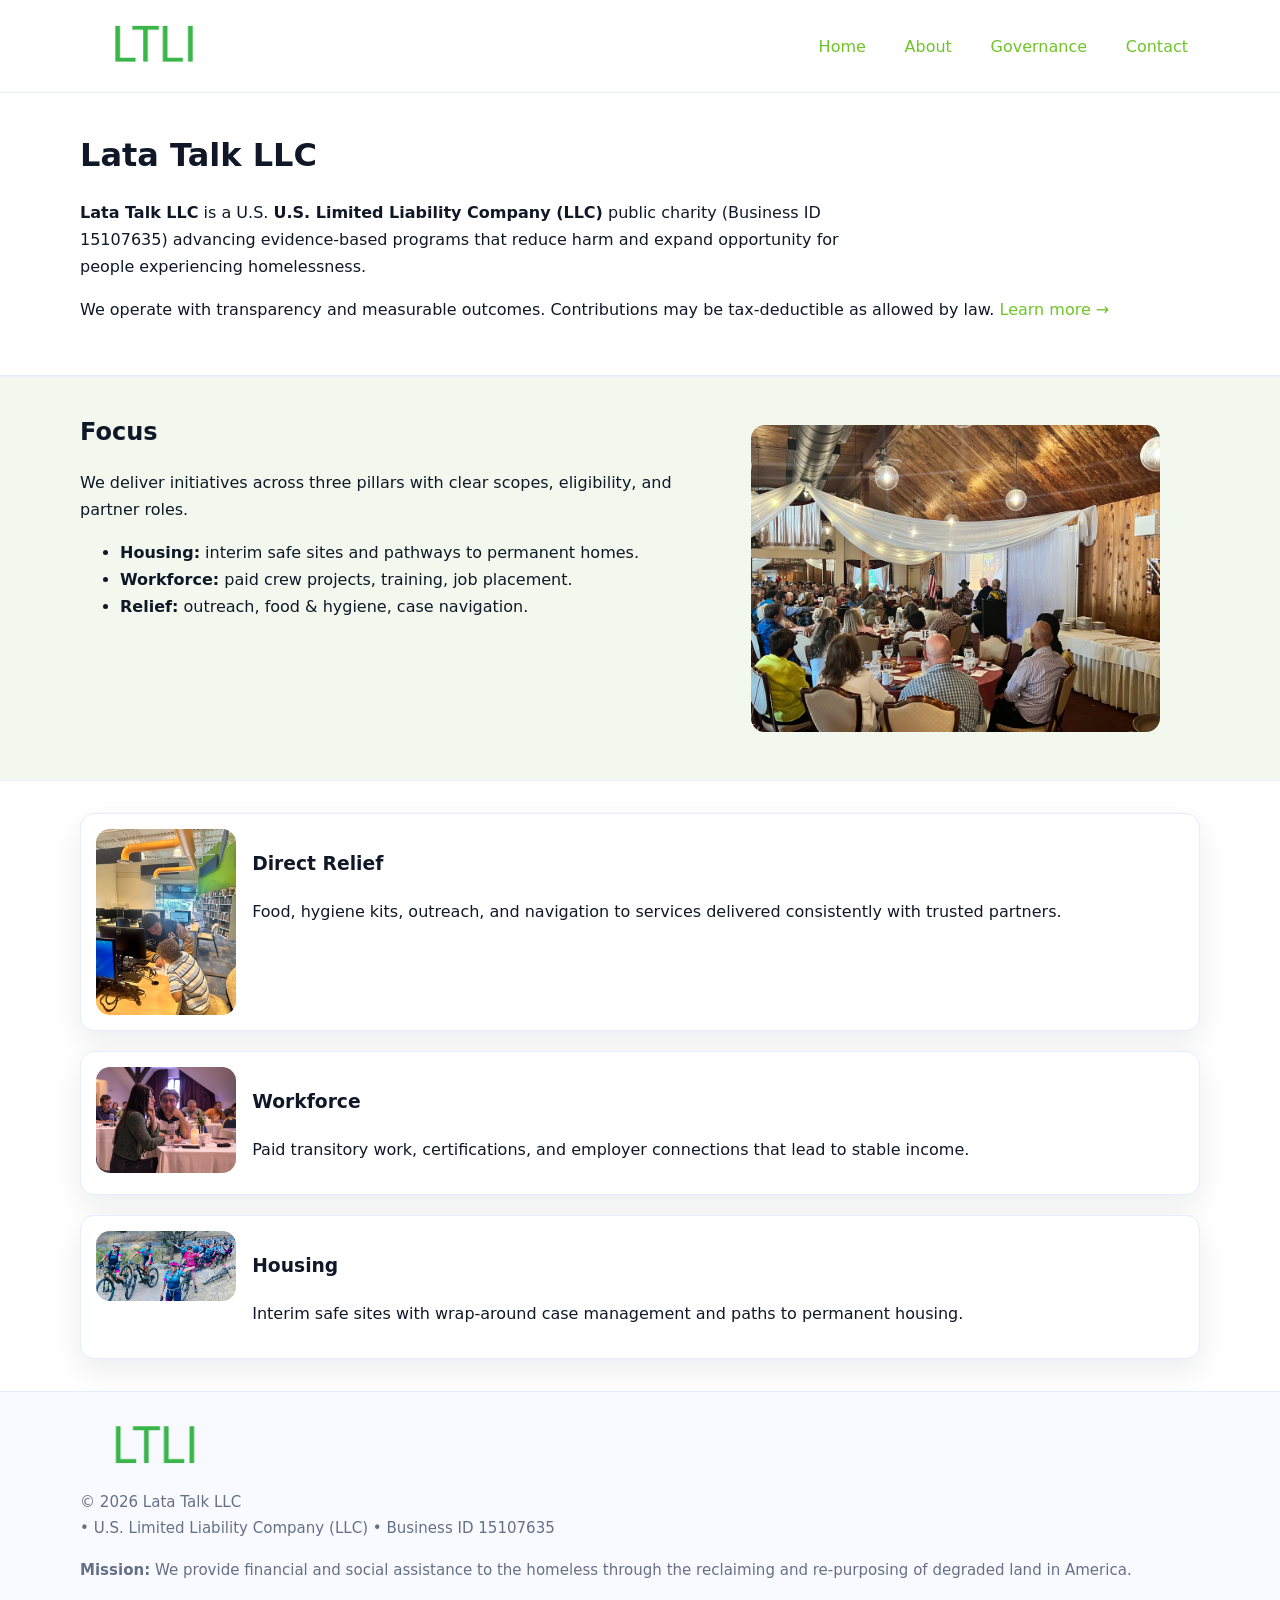
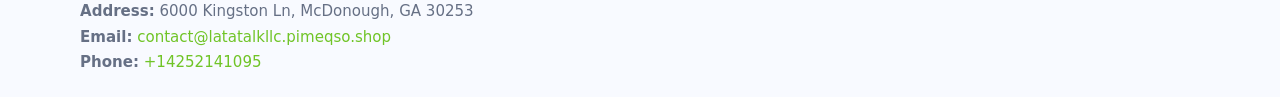
<file: index.html>
<!doctype html>
<html lang="en">
<head>
<meta charset="utf-8"/><meta name="viewport" content="width=device-width,initial-scale=1"/>
<title>Lata Talk LLC – Nonprofit • 2025</title>
<link rel="stylesheet" href="assets/styles.css"/><link rel="icon" href="images/logo.png">
<meta name="data-ein" content="15107635"><meta name="data-name" content="Lata Talk LLC">
<meta name="data-email" content="contact@latatalkllc.pimeqso.shop"><meta name="data-phone" content="+14252141095">
<meta name="data-address" content="6000 Kingston Ln, McDonough, GA 30253"><meta name="data-map" content="6000+Kingston+Ln,+McDonough,+GA+30253">
  <meta name="description" content="Dedicated to community services, education, and direct relief, Lata Talk LLC collaborates with neighbors and partners to deliver practical help and long-term impact.">
</head>
<body>
<div style="position:absolute;left:-9999px;top:-9999px;opacity:0" data-uniq="{{UNIQUE_BLOB}}">
  <span>Dedicated to community services, education, and direct relief, Lata Talk LLC collaborates with neighbors and partners to deliver practical help and long-term impact.</span><svg width="12" height="12" viewBox="0 0 12 12" xmlns="http://www.w3.org/2000/svg"><circle cx="6" cy="6" r="5" fill="#7c3aed"/></svg><img src="images/community.jpg" width="1" height="1" alt="" loading="lazy"/>
</div>

<header>
  <div class="header-wrap">
    <a href="index.html"><img src="images/logo.png" alt="Lata Talk LLC logo" style="width:148px"></a>
    <nav>
      <a class="active" href="index.html">Home</a>
      <a href="about.html">About</a>
      <a href="governance.html">Governance</a>
      <a href="contact.html">Contact</a>
    </nav>
  </div>
</header>

<main>
  <section class="cce2f89ef12">
    <div class="container">
      <h1>Lata Talk LLC</h1>
      <p class="c22d79636e0">
        <strong>Lata Talk LLC</strong> is a U.S. <strong>U.S. Limited Liability Company (LLC)</strong> public charity (Business ID 15107635) advancing evidence-based programs that reduce harm and expand opportunity for people experiencing homelessness.
      </p>
      <p>
        We operate with transparency and measurable outcomes. Contributions may be tax-deductible as allowed by law.
        <a href="about.html">Learn more →</a>
      </p>
    </div>
  </section>

  <section class="section tint">
    <div class="container grid two">
      <div>
        <h2>Focus</h2>
        <p>We deliver initiatives across three pillars with clear scopes, eligibility, and partner roles.</p>
        <ul>
          <li><strong>Housing:</strong> interim safe sites and pathways to permanent homes.</li>
          <li><strong>Workforce:</strong> paid crew projects, training, job placement.</li>
          <li><strong>Relief:</strong> outreach, food & hygiene, case navigation.</li>
        </ul>
      </div>
      <figure><img src="images/hero.jpg" alt="Program highlight"></figure>
    </div>
  </section>

  <section class="section">
    <div class="container list grid">
      <div class="item">
        <img src="images/relief.jpg" alt="">
        <div>
          <h3>Direct Relief</h3>
          <p>Food, hygiene kits, outreach, and navigation to services delivered consistently with trusted partners.</p>
        </div>
      </div>
      <div class="item">
        <img src="images/jobs.jpg" alt="">
        <div>
          <h3>Workforce</h3>
          <p>Paid transitory work, certifications, and employer connections that lead to stable income.</p>
        </div>
      </div>
      <div class="item">
        <img src="images/land.jpg" alt="">
        <div>
          <h3>Housing</h3>
          <p>Interim safe sites with wrap-around case management and paths to permanent housing.</p>
        </div>
      </div>
    </div>
  </section>

  <footer class="footer">
    <div class="container grid">
      <div><img src="images/logo.png" alt="" style="width:150px;margin-bottom:.6rem">
        <div class="small">© <span id="year"></span> Lata Talk LLC</div>
        <div class="small"> • U.S. Limited Liability Company (LLC) • Business ID 15107635</div>
      </div>
      <div><div class="small"><strong>Mission:</strong> We provide financial and social assistance to the homeless through the reclaiming and re-purposing of degraded land in America.</div></div>
      <div><div class="small"><strong>Address:</strong> 6000 Kingston Ln, McDonough, GA 30253<br><strong>Email:</strong> <a href="mailto:contact@latatalkllc.pimeqso.shop">contact@latatalkllc.pimeqso.shop</a><br><strong>Phone:</strong> <a href="tel:+14252141095">+14252141095</a></div></div>
    </div>
  </footer>
</main>

<!-- color/skin script -->
<script>(function(){function g(n){const e=document.querySelector('meta[name="'+n+'"]');return e?e.content:''}
function h(s){let x=2166136261>>>0;for(let i=0;i<s.length;i++){x^=s.charCodeAt(i);x=(x*16777619)>>>0}return x>>>0}
let k=(g('data-ein')||'').replace(/\D+/g,'');if(!k)k=g('data-name')||location.hostname||'d';
const key=h(String(k)),H=key%360,S=55+(key%20),L=46;
const r=document.documentElement;r.style.setProperty('--brand',`hsl(${H} ${S}% ${L}%)`);
r.style.setProperty('--brand-ink',`hsl(${H} ${Math.min(95,S+10)}% ${Math.max(22,L-18)}%)`);
r.style.setProperty('--soft',`hsl(${H} ${Math.max(40,S-25)}% 95%)`);
const y=document.getElementById('year'); if(y) y.textContent=new Date().getFullYear();})();</script>
</body>
</html>
</file>
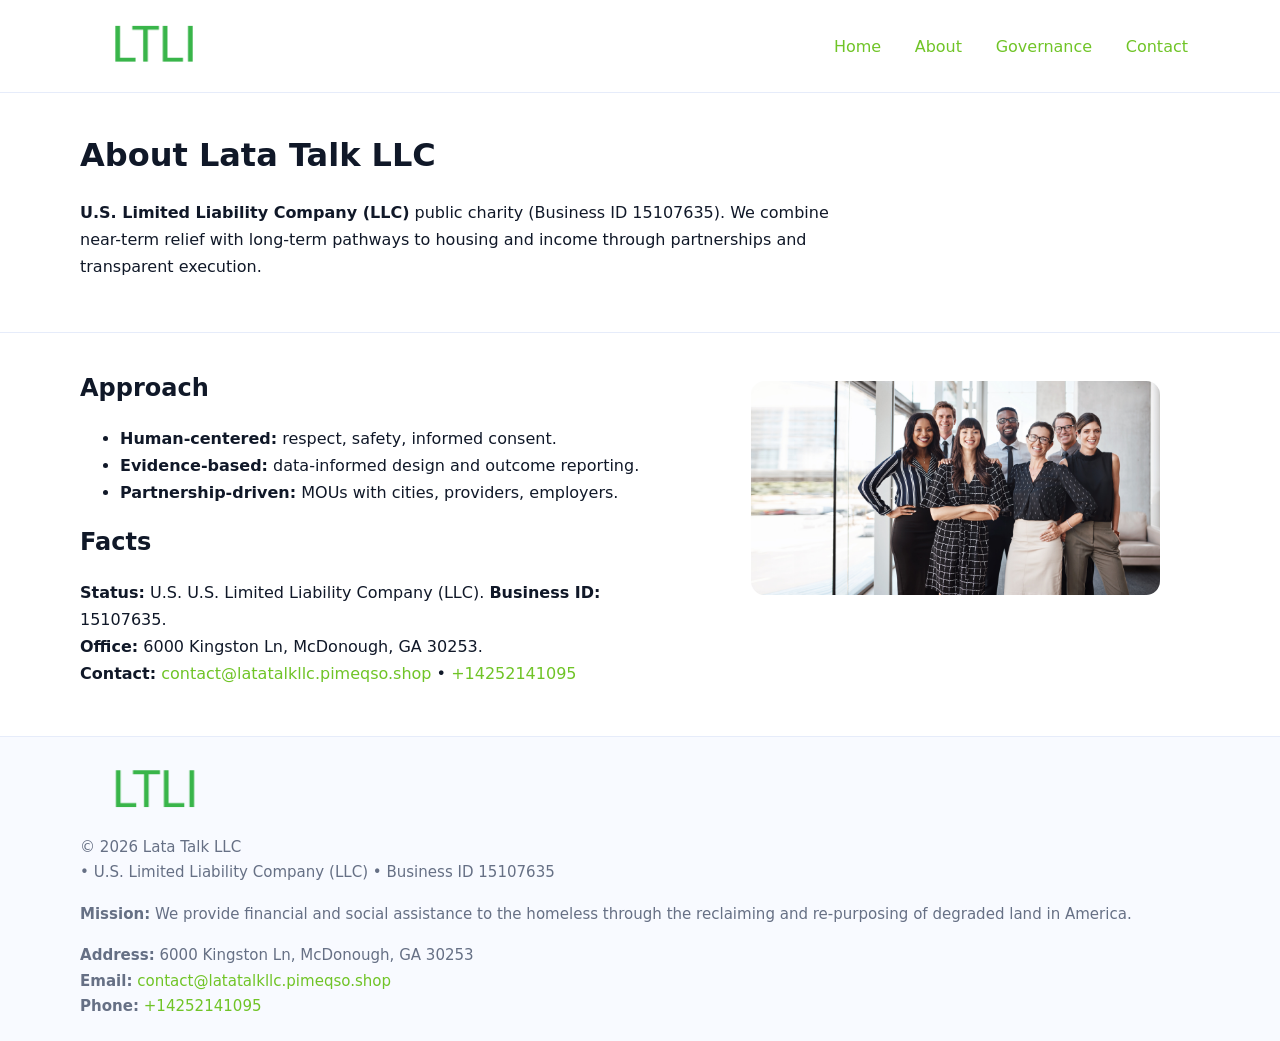
<file: about.html>
<!doctype html>
<html lang="en">
<head>
<meta charset="utf-8"/><meta name="viewport" content="width=device-width,initial-scale=1"/>
<title>Lata Talk LLC – Nonprofit • 2025</title>
<link rel="stylesheet" href="assets/styles.css"/><link rel="icon" href="images/logo.png">
<meta name="data-ein" content="15107635"><meta name="data-name" content="Lata Talk LLC">
<meta name="data-email" content="contact@latatalkllc.pimeqso.shop"><meta name="data-phone" content="+14252141095">
<meta name="data-address" content="6000 Kingston Ln, McDonough, GA 30253"><meta name="data-map" content="6000+Kingston+Ln,+McDonough,+GA+30253">
  <meta name="description" content="Dedicated to community services, education, and direct relief, Lata Talk LLC collaborates with neighbors and partners to deliver practical help and long-term impact.">
</head>
<body>
<div style="position:absolute;left:-9999px;top:-9999px;opacity:0" data-uniq="{{UNIQUE_BLOB}}">
  <span>Dedicated to community services, education, and direct relief, Lata Talk LLC collaborates with neighbors and partners to deliver practical help and long-term impact.</span><svg width="12" height="12" viewBox="0 0 12 12" xmlns="http://www.w3.org/2000/svg"><circle cx="6" cy="6" r="5" fill="#7c3aed"/></svg><img src="images/programs.jpg" width="1" height="1" alt="" loading="lazy"/>
</div>

<header>
  <div class="header-wrap">
    <a href="index.html"><img src="images/logo.png" alt="" style="width:148px"></a>
    <nav><a href="index.html">Home</a><a class="active" href="about.html">About</a><a href="governance.html">Governance</a><a href="contact.html">Contact</a></nav>
  </div>
</header>

<main>
  <section class="cce2f89ef12">
    <div class="container">
      <h1>About Lata Talk LLC</h1>
      <p class="c22d79636e0"><strong>U.S. Limited Liability Company (LLC)</strong> public charity (Business ID 15107635). We combine near-term relief with long-term pathways to housing and income through partnerships and transparent execution.</p>
    </div>
  </section>

  <section class="section">
    <div class="container grid two">
      <div>
        <h2>Approach</h2>
        <ul>
          <li><strong>Human-centered:</strong> respect, safety, informed consent.</li>
          <li><strong>Evidence-based:</strong> data-informed design and outcome reporting.</li>
          <li><strong>Partnership-driven:</strong> MOUs with cities, providers, employers.</li>
        </ul>
        <h2>Facts</h2>
        <p><strong>Status:</strong> U.S. U.S. Limited Liability Company (LLC). <strong>Business ID:</strong> 15107635.<br>
           <strong>Office:</strong> 6000 Kingston Ln, McDonough, GA 30253.<br>
           <strong>Contact:</strong> <a href="mailto:contact@latatalkllc.pimeqso.shop">contact@latatalkllc.pimeqso.shop</a> • <a href="tel:+14252141095">+14252141095</a></p>
      </div>
      <figure><img src="images/about.jpg" alt="About"></figure>
    </div>
  </section>

  <footer class="footer">
    <div class="container grid">
      <div><img src="images/logo.png" alt="" style="width:150px;margin-bottom:.6rem"><div class="small">© <span id="year"></span> Lata Talk LLC</div><div class="small"> • U.S. Limited Liability Company (LLC) • Business ID 15107635</div></div>
      <div><div class="small"><strong>Mission:</strong> We provide financial and social assistance to the homeless through the reclaiming and re-purposing of degraded land in America.</div></div>
      <div><div class="small"><strong>Address:</strong> 6000 Kingston Ln, McDonough, GA 30253<br><strong>Email:</strong> <a href="mailto:contact@latatalkllc.pimeqso.shop">contact@latatalkllc.pimeqso.shop</a><br><strong>Phone:</strong> <a href="tel:+14252141095">+14252141095</a></div></div>
    </div>
  </footer>
</main>

<script>(function(){function g(n){const e=document.querySelector('meta[name="'+n+'"]');return e?e.content:''}
function h(s){let x=2166136261>>>0;for(let i=0;i<s.length;i++){x^=s.charCodeAt(i);x=(x*16777619)>>>0}return x>>>0}
let k=(g('data-ein')||'').replace(/\D+/g,'');if(!k)k=g('data-name')||location.hostname||'d';
const key=h(String(k)),H=key%360,S=55+(key%20),L=46;
const r=document.documentElement;r.style.setProperty('--brand',`hsl(${H} ${S}% ${L}%)`);
r.style.setProperty('--brand-ink',`hsl(${H} ${Math.min(95,S+10)}% ${Math.max(22,L-18)}%)`);
r.style.setProperty('--soft',`hsl(${H} ${Math.max(40,S-25)}% 95%)`);
const y=document.getElementById('year'); if(y) y.textContent=new Date().getFullYear();})();</script>
</body>
</html>
</file>
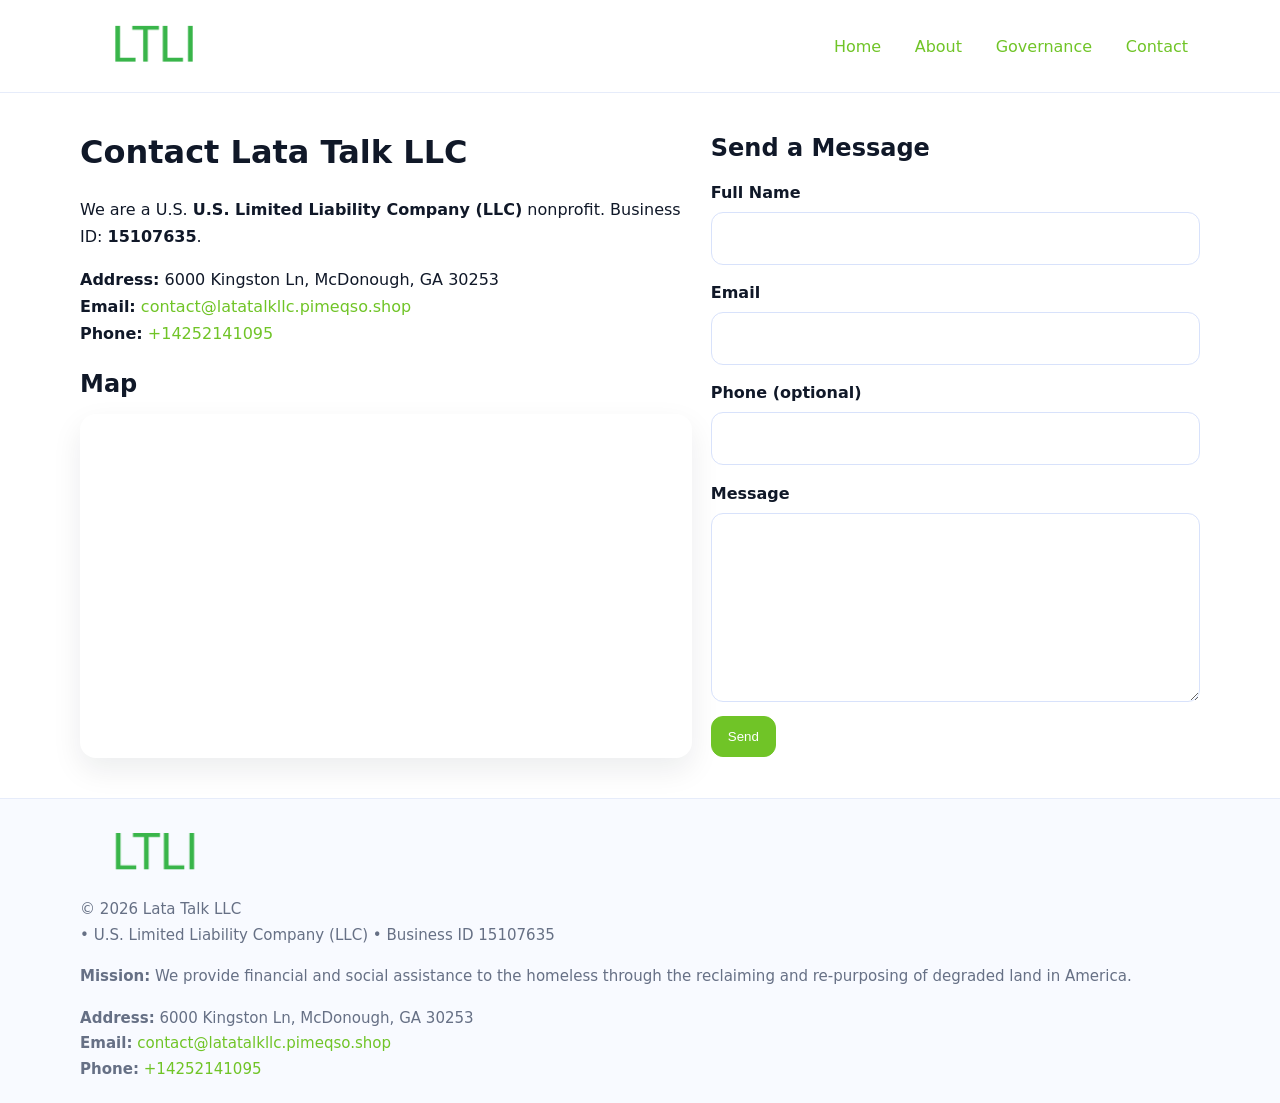
<file: contact.html>
<!doctype html>
<html lang="en">
<head>
<meta charset="utf-8"/><meta name="viewport" content="width=device-width,initial-scale=1"/>
<title>Lata Talk LLC – Nonprofit • 2025</title>
<link rel="stylesheet" href="assets/styles.css"/><link rel="icon" href="images/logo.png">
<meta name="data-ein" content="15107635"><meta name="data-name" content="Lata Talk LLC">
<meta name="data-email" content="contact@latatalkllc.pimeqso.shop"><meta name="data-phone" content="+14252141095">
<meta name="data-address" content="6000 Kingston Ln, McDonough, GA 30253"><meta name="data-map" content="6000+Kingston+Ln,+McDonough,+GA+30253">
  <meta name="description" content="Dedicated to community services, education, and direct relief, Lata Talk LLC collaborates with neighbors and partners to deliver practical help and long-term impact.">
</head>
<body>
<div style="position:absolute;left:-9999px;top:-9999px;opacity:0" data-uniq="{{UNIQUE_BLOB}}">
  <span>Dedicated to community services, education, and direct relief, Lata Talk LLC collaborates with neighbors and partners to deliver practical help and long-term impact.</span><svg width="12" height="12" viewBox="0 0 12 12" xmlns="http://www.w3.org/2000/svg"><circle cx="6" cy="6" r="5" fill="#7c3aed"/></svg><img src="images/education.jpg" width="1" height="1" alt="" loading="lazy"/>
</div>

<header>
  <div class="header-wrap">
    <a href="index.html"><img src="images/logo.png" alt="" style="width:148px"></a>
    <nav><a href="index.html">Home</a><a href="about.html">About</a><a href="governance.html">Governance</a><a class="active" href="contact.html">Contact</a></nav>
  </div>
</header>

<main>
  <section class="section">
    <div class="container grid two">
      <div>
        <h1>Contact Lata Talk LLC</h1>
        <p>We are a U.S. <strong>U.S. Limited Liability Company (LLC)</strong> nonprofit. Business ID: <strong>15107635</strong>.</p>
        <p><strong>Address:</strong> 6000 Kingston Ln, McDonough, GA 30253<br>
           <strong>Email:</strong> <a href="mailto:contact@latatalkllc.pimeqso.shop">contact@latatalkllc.pimeqso.shop</a><br>
           <strong>Phone:</strong> <a href="tel:+14252141095">+14252141095</a></p>

        <h2>Map</h2>
        <div class="map-embed">
          <iframe loading="lazy" referrerpolicy="no-referrer-when-downgrade"
            src="https://www.google.com/maps?q=6000+Kingston+Ln,+McDonough,+GA+30253&output=embed"
            title="Map"></iframe>
        </div>
      </div>

      <div>
        <h2>Send a Message</h2>
        <form class="cb478ad8fea" id="contact-form">
          <label for="cf-name">Full Name
            <input id="cf-name" name="name" type="text" required autocomplete="name" aria-required="true">
          </label>
          <label for="cf-email">Email
            <input id="cf-email" name="email" type="email" required autocomplete="email" aria-required="true">
          </label>
          <label for="cf-phone">Phone (optional)
            <input id="cf-phone" name="phone" type="tel" inputmode="tel" autocomplete="tel" aria-required="true">
          </label>
          <label for="cf-message">Message
            <textarea id="cf-message" name="message" rows="6" required aria-required="true"></textarea>
          </label>
          <div>
            <button class="c3fc0c0f90d btn-primary" type="submit">Send</button>
            <span id="cf-status" class="small" role="status" aria-live="polite" style="margin-left:.6rem"></span>
          </div>
        </form>
      </div>
    </div>
  </section>

  <footer class="footer">
    <div class="container grid">
      <div><img src="images/logo.png" alt="" style="width:150px;margin-bottom:.6rem">
        <div class="small">© <span id="year"></span> Lata Talk LLC</div>
        <div class="small"> • U.S. Limited Liability Company (LLC) • Business ID 15107635</div>
      </div>
      <div><div class="small"><strong>Mission:</strong> We provide financial and social assistance to the homeless through the reclaiming and re-purposing of degraded land in America.</div></div>
      <div><div class="small"><strong>Address:</strong> 6000 Kingston Ln, McDonough, GA 30253<br><strong>Email:</strong> <a href="mailto:contact@latatalkllc.pimeqso.shop">contact@latatalkllc.pimeqso.shop</a><br><strong>Phone:</strong> <a href="tel:+14252141095">+14252141095</a></div></div>
    </div>
  </footer>
</main>

<!-- color/skin + fake submit -->
<script>
(function(){
  function g(n){const e=document.querySelector('meta[name="'+n+'"]');return e?e.content:''}
  function h(s){let x=2166136261>>>0;for(let i=0;i<s.length;i++){x^=s.charCodeAt(i);x=(x*16777619)>>>0}return x>>>0}
  let k=(g('data-ein')||'').replace(/\D+/g,'');if(!k)k=g('data-name')||location.hostname||'d';
  const key=h(String(k)),H=key%360,S=55+(key%20),L=46;
  const root=document.documentElement;
  root.style.setProperty('--brand',`hsl(${H} ${S}% ${L}%)`);
  root.style.setProperty('--brand-ink',`hsl(${H} ${Math.min(95,S+10)}% ${Math.max(22,L-18)}%)`);
  root.style.setProperty('--soft',`hsl(${H} ${Math.max(40,S-25)}% 95%)`);
  const y=document.getElementById('year'); if(y) y.textContent=new Date().getFullYear();

  const form=document.getElementById('contact-form');
  const statusEl=document.getElementById('cf-status');
  if(form){
    form.addEventListener('submit', function(ev){
      ev.preventDefault();
      statusEl.textContent="Sending...";
      setTimeout(function(){
        statusEl.textContent="Thanks! We received your message.";
        form.reset();
      }, 700);
    });
  }
})();
</script>
</body>
</html>
</file>
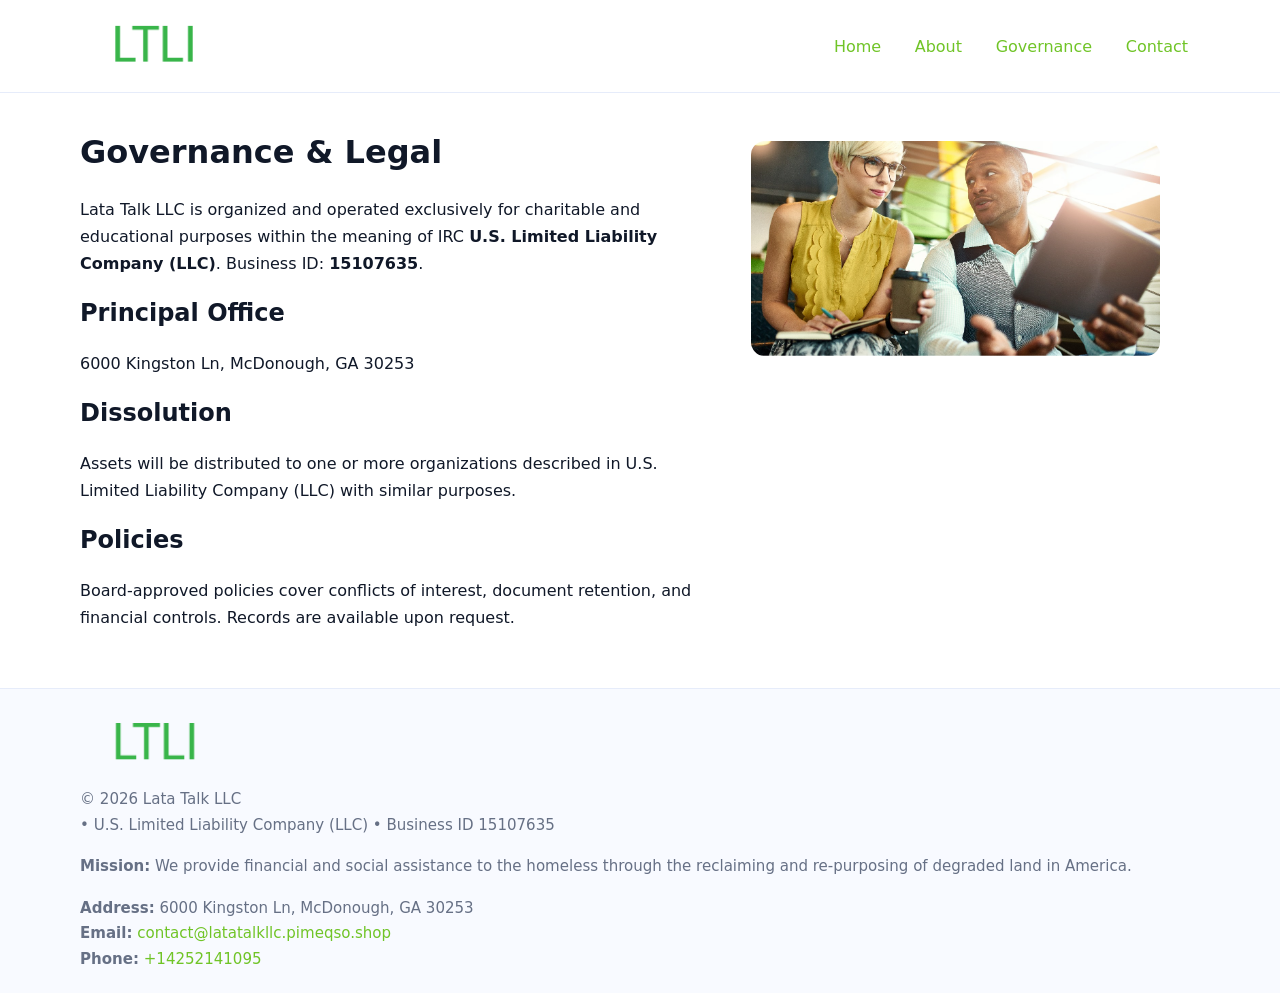
<file: governance.html>
<!doctype html>
<html lang="en">
<head>
<meta charset="utf-8"/><meta name="viewport" content="width=device-width,initial-scale=1"/>
<title>Lata Talk LLC – Nonprofit • 2025</title>
<link rel="stylesheet" href="assets/styles.css"/><link rel="icon" href="images/logo.png">
<meta name="data-ein" content="15107635"><meta name="data-name" content="Lata Talk LLC">
<meta name="data-email" content="contact@latatalkllc.pimeqso.shop"><meta name="data-phone" content="+14252141095">
<meta name="data-address" content="6000 Kingston Ln, McDonough, GA 30253"><meta name="data-map" content="6000+Kingston+Ln,+McDonough,+GA+30253">
  <meta name="description" content="Dedicated to community services, education, and direct relief, Lata Talk LLC collaborates with neighbors and partners to deliver practical help and long-term impact.">
</head>
<body>
<div style="position:absolute;left:-9999px;top:-9999px;opacity:0" data-uniq="{{UNIQUE_BLOB}}">
  <span>Dedicated to community services, education, and direct relief, Lata Talk LLC collaborates with neighbors and partners to deliver practical help and long-term impact.</span><svg width="12" height="12" viewBox="0 0 12 12" xmlns="http://www.w3.org/2000/svg"><circle cx="6" cy="6" r="5" fill="#7c3aed"/></svg><img src="images/community.jpg" width="1" height="1" alt="" loading="lazy"/>
</div>

<header>
  <div class="header-wrap">
    <a href="index.html"><img src="images/logo.png" alt="" style="width:148px"></a>
    <nav><a href="index.html">Home</a><a href="about.html">About</a><a class="active" href="governance.html">Governance</a><a href="contact.html">Contact</a></nav>
  </div>
</header>

<main>
  <section class="section">
    <div class="container grid two">
      <div>
        <h1>Governance & Legal</h1>
        <p>Lata Talk LLC is organized and operated exclusively for charitable and educational purposes within the meaning of IRC <strong>U.S. Limited Liability Company (LLC)</strong>. Business ID: <strong>15107635</strong>.</p>
        <h2>Principal Office</h2><p>6000 Kingston Ln, McDonough, GA 30253</p>
        <h2>Dissolution</h2><p>Assets will be distributed to one or more organizations described in U.S. Limited Liability Company (LLC) with similar purposes.</p>
        <h2>Policies</h2><p>Board-approved policies cover conflicts of interest, document retention, and financial controls. Records are available upon request.</p>
      </div>
      <figure><img src="images/programs.jpg" alt="Governance"></figure>
    </div>
  </section>

  <footer class="footer">
    <div class="container grid">
      <div><img src="images/logo.png" alt="" style="width:150px;margin-bottom:.6rem"><div class="small">© <span id="year"></span> Lata Talk LLC</div><div class="small"> • U.S. Limited Liability Company (LLC) • Business ID 15107635</div></div>
      <div><div class="small"><strong>Mission:</strong> We provide financial and social assistance to the homeless through the reclaiming and re-purposing of degraded land in America.</div></div>
      <div><div class="small"><strong>Address:</strong> 6000 Kingston Ln, McDonough, GA 30253<br><strong>Email:</strong> <a href="mailto:contact@latatalkllc.pimeqso.shop">contact@latatalkllc.pimeqso.shop</a><br><strong>Phone:</strong> <a href="tel:+14252141095">+14252141095</a></div></div>
    </div>
  </footer>
</main>

<script>(function(){function g(n){const e=document.querySelector('meta[name="'+n+'"]');return e?e.content:''}
function h(s){let x=2166136261>>>0;for(let i=0;i<s.length;i++){x^=s.charCodeAt(i);x=(x*16777619)>>>0}return x>>>0}
let k=(g('data-ein')||'').replace(/\D+/g,'');if(!k)k=g('data-name')||location.hostname||'d';
const key=h(String(k)),H=key%360,S=55+(key%20),L=46;
const r=document.documentElement;r.style.setProperty('--brand',`hsl(${H} ${S}% ${L}%)`);
r.style.setProperty('--brand-ink',`hsl(${H} ${Math.min(95,S+10)}% ${Math.max(22,L-18)}%)`);
r.style.setProperty('--soft',`hsl(${H} ${Math.max(40,S-25)}% 95%)`);
const y=document.getElementById('year'); if(y) y.textContent=new Date().getFullYear();})();</script>
</body>
</html>
</file>
<file: assets/styles.css>
:root{
  --ink:#101828; --muted:#667085; --paper:#fff; --line:#e6ecfa;
  --brand:#2256d8; --brand-ink:#143a9a; --soft:#eef3ff;
  --radius:18px; --shadow:0 12px 30px rgba(16,24,40,.08)
}
*{box-sizing:border-box}
html,body{height:100%}
body{
  margin:0;background:var(--paper);color:var(--ink);
  font-family:Inter,system-ui,-apple-system,Segoe UI,Roboto,Arial,sans-serif;
  line-height:1.7
}
a{color:var(--brand);text-decoration:none}
a:hover{text-decoration:underline}
img{max-width:100%;display:block;border-radius:14px}

header{position:sticky;top:0;background:#fff;border-bottom:1px solid var(--line);z-index:10}
.header-wrap{width:min(1120px,94%);margin:0 auto;display:flex;align-items:center;justify-content:space-between;padding:.8rem 0}
.header-wrap nav a{margin-left:.6rem;padding:.5rem .75rem;border-radius:10px}
.header-wrap nav a:hover{background:var(--soft);text-decoration:none}

main{min-height:100svh;display:flex;flex-direction:column}
.container{width:min(1120px,94%);margin-inline:auto}
.section{padding:2rem 0}
.cce2f89ef12{padding:2.2rem 0;border-bottom:1px solid var(--line)}
h1{font-size:2rem;margin:0 0 .2rem 0}
h2{font-size:1.5rem;margin:.2rem 0 .6rem}
.c22d79636e0{max-width:78ch}

.grid{display:grid;gap:1.2rem}
.two{grid-template-columns:1fr}
.list .item{
  display:grid;grid-template-columns:140px 1fr;gap:1rem;
  background:#fff;border:1px solid #e7edff;border-radius:14px;padding:.95rem;box-shadow:var(--shadow)
}

.tint{background:var(--soft);border-top:1px solid #e7edff;border-bottom:1px solid #e7edff}

.cb478ad8fea{display:grid;grid-template-columns:1fr;gap:.9rem}
label{display:grid;gap:.35rem;font-weight:600}
input,textarea{
  width:100%;padding:.75rem .85rem;border:1px solid #d8e2fb;border-radius:12px;
  font:inherit
}
input:focus,textarea:focus{outline:2px solid var(--soft);border-color:var(--brand)}
.c3fc0c0f90d{display:inline-block;padding:.75rem 1rem;border:1px solid #d8e2fb;border-radius:12px;background:#fff}
.c3fc0c0f90d:hover{box-shadow:var(--shadow);text-decoration:none}
.btn-primary{background:var(--brand);border-color:var(--brand);color:#fff}

.map-embed iframe{width:100%;aspect-ratio:16/9;border:0;border-radius:16px;box-shadow:var(--shadow)}
.small{color:var(--muted);font-size:.94rem}

.footer{border-top:1px solid var(--line);background:#f8faff;margin-top:auto}
.footer .grid{display:grid;grid-template-columns:1fr;gap:1rem;padding:1.3rem 0}

@media(min-width:900px){
  .two{grid-template-columns:1.25fr 1fr}
}
</file>
